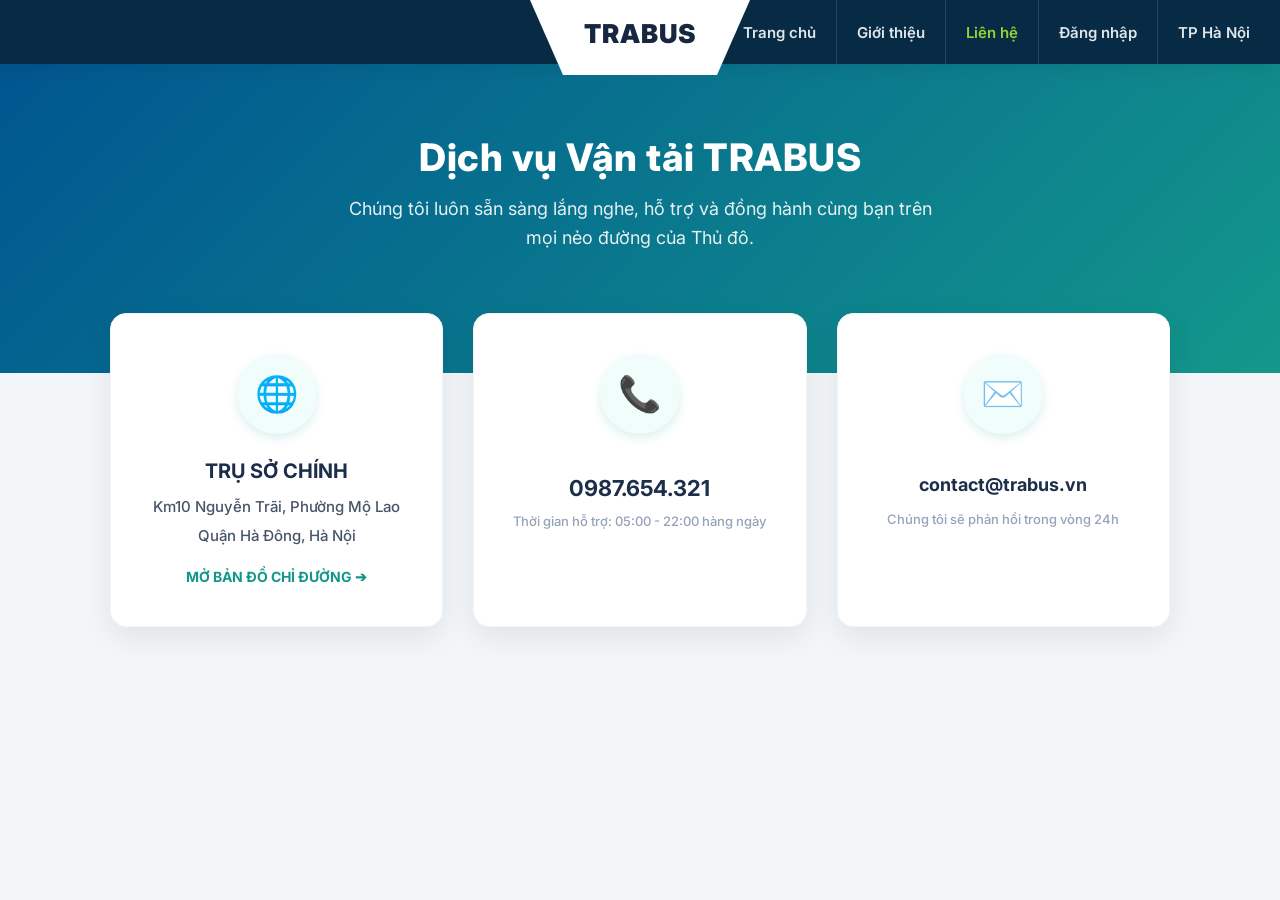
<file: BTL web tra cứu xe bus (1)/contact.html>
<!DOCTYPE html>
<html lang="vi">
<head>
    <meta charset="UTF-8">
    <meta name="viewport" content="width=device-width, initial-scale=1.0">
    <title>Liên hệ - TRABUS</title>
    
    <link rel="stylesheet" href="style.css">
    
    <style>
        /* CSS DÀNH RIÊNG CHO PHẦN NỘI DUNG LIÊN HỆ (BANNER + THẺ) */
        
        /* --- Banner Xanh (Hero Section) --- */
        .contact-banner {
            background: linear-gradient(135deg, #005690, #13978b); 
            color: white;
            padding: 70px 10% 120px 10%; 
            text-align: center;
        }
        .contact-banner h1 {
            font-size: 38px;
            font-weight: 800;
            margin-bottom: 15px;
            letter-spacing: 0.5px;
        }
        .contact-banner p {
            font-size: 18px;
            opacity: 0.9;
            max-width: 600px;
            margin: 0 auto;
            line-height: 1.6;
        }

        /* --- Lưới thẻ Thông tin nổi (Floating Cards) --- */
        .contact-grid {
            display: flex;
            justify-content: center;
            gap: 30px;
            max-width: 1100px;
            margin: -60px auto 50px auto; 
            padding: 0 20px;
            flex-wrap: wrap;
        }

        .info-card {
            background: white;
            flex: 1;
            min-width: 280px;
            padding: 40px 30px;
            border-radius: 16px;
            box-shadow: 0 10px 30px rgba(0,0,0,0.08);
            text-align: center;
            transition: transform 0.3s ease, box-shadow 0.3s ease;
            border: 1px solid #f1f5f9;
        }
        .info-card:hover {
            transform: translateY(-8px);
            box-shadow: 0 15px 35px rgba(0,0,0,0.12);
            border-color: #e2e8f0;
        }

        /* Vòng tròn chứa Icon */
        .icon-wrapper {
            font-size: 35px;
            display: inline-flex;
            justify-content: center;
            align-items: center;
            width: 80px;
            height: 80px;
            background: #f0fdfa; 
            border-radius: 50%;
            margin-bottom: 25px;
            box-shadow: 0 4px 10px rgba(19, 151, 139, 0.15);
        }

        .info-card h3 {
            color: #1c2e4a;
            font-size: 20px;
            margin-bottom: 12px;
            font-weight: 700;
            text-transform: uppercase;
        }
        .info-card p {
            color: #475569;
            font-size: 15px;
            line-height: 1.6;
            margin-bottom: 5px;
            font-weight: 500;
        }
        .sub-text {
            font-size: 13px !important;
            color: #94a3b8 !important;
        }

        /* Link chỉ đường */
        .dir-link {
            display: inline-block;
            margin-top: 15px;
            color: #13978b;
            text-decoration: none;
            font-weight: bold;
            font-size: 14px;
            transition: 0.2s;
        }
        .dir-link:hover { color: #0d7b70; text-decoration: underline; }
    </style>
</head>
<body>

    <div class="top-nav">
        <h2 onclick="window.location.href='index.html'">TRABUS</h2>
        
        <div class="nav-actions">
            <a href="index.html" class="nav-link">Trang chủ</a>
            <a href="about.html" class="nav-link">Giới thiệu</a>
            <a href="contact.html" class="nav-link" style="color: #a3e635;">Liên hệ</a>
            <a href="login.html" id="authBtn" class="nav-link">Đăng nhập</a>
            
            <div id="userInfo" style="display: none; color: white; margin-right: 15px; font-size: 15px;"></div>
            <span class="nav-link no-hover">TP Hà Nội</span>
        </div>
    </div>

    <div class="contact-banner">
        <h1>Dịch vụ Vận tải TRABUS</h1>
        <p>Chúng tôi luôn sẵn sàng lắng nghe, hỗ trợ và đồng hành cùng bạn trên mọi nẻo đường của Thủ đô.</p>
    </div>

    <div class="contact-grid">
        <div class="info-card">
            <div class="icon-wrapper">🌐</div>
            <h3>Trụ sở chính</h3>
            <p>Km10 Nguyễn Trãi, Phường Mộ Lao</p>
            <p>Quận Hà Đông, Hà Nội</p>
            <a href="https://maps.google.com" target="_blank" class="dir-link">MỞ BẢN ĐỒ CHỈ ĐƯỜNG ➔</a>
        </div>

        <div class="info-card">
            <div class="icon-wrapper">📞</div>
            <h3></h3>
            <p style="font-size: 22px; font-weight: bold; color: #1c2e4a; margin: 5px 0;">0987.654.321</p>
            <p class="sub-text">Thời gian hỗ trợ: 05:00 - 22:00 hàng ngày</p>
        </div>

        <div class="info-card">
            <div class="icon-wrapper">✉️</div>
            <h3></h3>
            <p style="font-size: 18px; font-weight: bold; color: #1c2e4a; margin: 10px 0;">contact@trabus.vn</p>
            <p class="sub-text">Chúng tôi sẽ phản hồi trong vòng 24h </p>
        </div>
    </div>

    <script>
        window.onload = function() {
            const activeSession = localStorage.getItem('busmap_current_session');
            const activeRole = localStorage.getItem('busmap_current_role');
            
            if (activeSession) {
                document.getElementById('authBtn').style.display = 'none'; 
                const userInfo = document.getElementById('userInfo');
                let roleBadge = activeRole === 'admin' ? '[Quản Trị Viên]' : '';
                userInfo.style.display = 'inline-block';
                userInfo.innerHTML = `Xin chào, <b>${activeSession}</b> <span style="color:#ffd700">${roleBadge}</span> | <a href="#" id="btnLogout" style="color:#a3e635; text-decoration:none; margin-left:5px;">Đăng xuất</a>`;
                
                document.getElementById('btnLogout').addEventListener('click', function(e) {
                    e.preventDefault(); 
                    if (confirm("Bạn có chắc chắn muốn đăng xuất?")) {
                        localStorage.removeItem('busmap_current_session');
                        localStorage.removeItem('busmap_current_role');
                        window.location.reload(); 
                    }
                });
            }
        };
    </script>
</body>
</html>
</file>
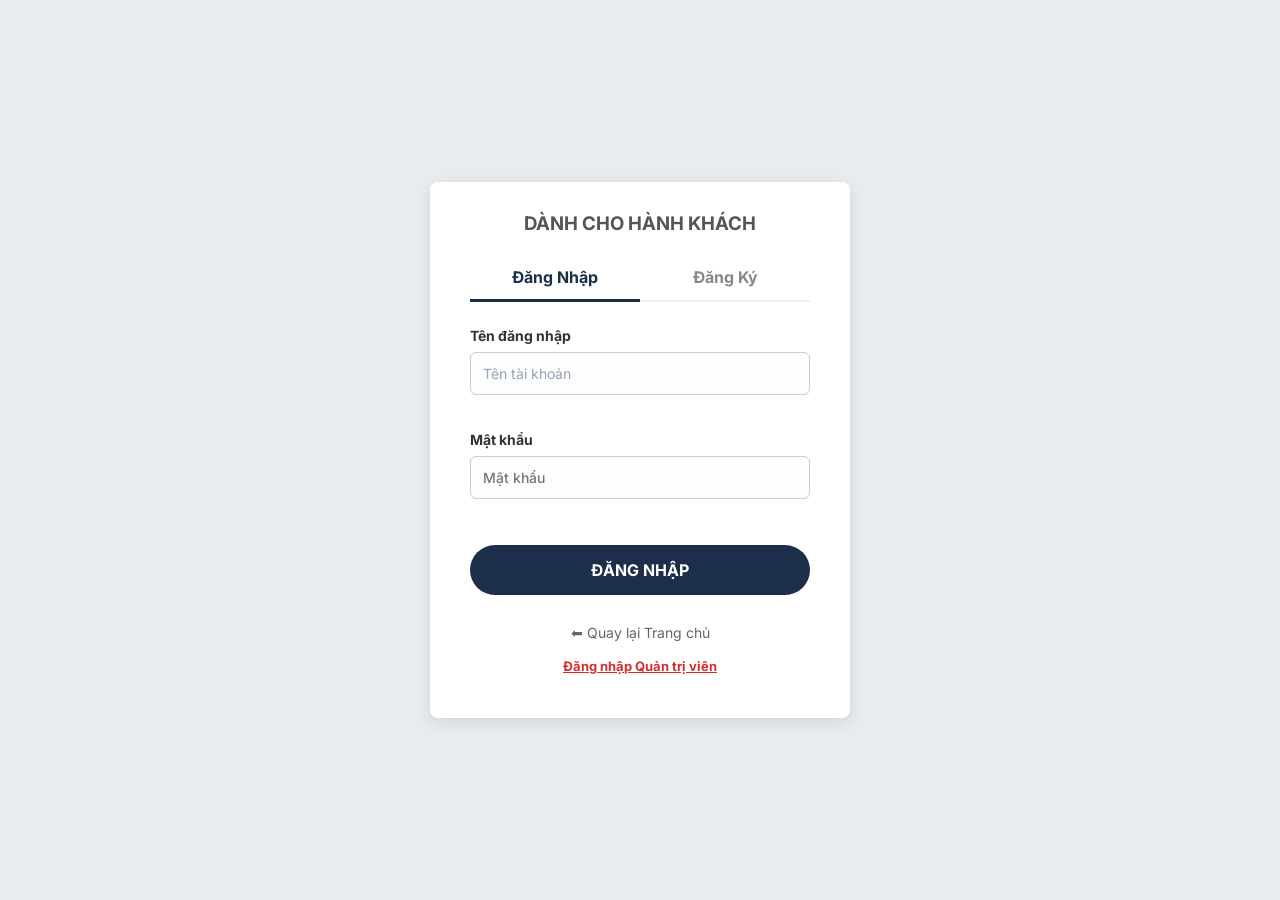
<file: BTL web tra cứu xe bus (1)/login.html>
<!DOCTYPE html>
<html lang="vi">
<head>
    <meta charset="UTF-8">
    <meta name="viewport" content="width=device-width, initial-scale=1.0">
    <title>Đăng nhập - TRABUS</title>
    <link rel="stylesheet" href="style.css">
    <style>
        /* ============================== */
        /* CSS CHO FORM ĐĂNG NHẬP CƠ BẢN  */
        /* ============================== */
        body { display: flex; justify-content: center; align-items: center; background-color: #e9ecef; height: 100vh; margin: 0; }
        .auth-container { background: white; padding: 40px; width: 420px; border-radius: 8px; box-shadow: 0 4px 15px rgba(0,0,0,0.1); }
        .auth-tabs { display: flex; margin-bottom: 25px; border-bottom: 2px solid #eee; }
        .auth-tab { flex: 1; text-align: center; padding: 12px; cursor: pointer; font-weight: bold; color: #888; transition: 0.3s; font-size: 16px; }
        .auth-tab.active { color: #1c2e4a; border-bottom: 3px solid #1c2e4a; margin-bottom: -2px; }
        .form-group { margin-bottom: 20px; }
        .form-group label { display: block; margin-bottom: 8px; color: #333; font-size: 14px; font-weight: bold; }
        /* Đã gộp thêm thẻ select vào đây để đồng bộ style */
        .form-group input, .form-group select { width: 100%; padding: 12px; border: 1px solid #ccc; border-radius: 6px; outline: none; background: #fdfdfd; font-size: 14px; box-sizing: border-box; cursor: pointer; }
        .form-group input:focus, .form-group select:focus { border-color: #1c2e4a; }
        .btn-submit { background: #1c2e4a; color: white; border: none; padding: 15px; cursor: pointer; width: 100%; font-weight: bold; border-radius: 30px; transition: 0.3s; font-size: 16px; margin-top: 10px; }
        .btn-submit:hover { background: #0d1726; }

        /* ============================== */
        /* CSS CHO MODAL POPUP ADMIN      */
        /* ============================== */
        .modal-overlay {
            display: none; 
            position: fixed; top: 0; left: 0; width: 100%; height: 100%;
            background-color: rgba(0, 0, 0, 0.6); z-index: 1000;
            justify-content: center; align-items: center;
        }
        .modal-box { background: white; width: 480px; border-radius: 16px; padding: 30px; box-shadow: 0 10px 30px rgba(0,0,0,0.3); position: relative; }
        .close-btn { position: absolute; top: 20px; right: 25px; font-size: 20px; color: #888; cursor: pointer; font-weight: bold; transition: 0.2s; }
        .close-btn:hover { color: #333; }
        .modal-header { display: flex; align-items: center; margin-bottom: 25px; }
        .header-icon { background-color: #ffebee; color: #d32f2f; width: 50px; height: 50px; border-radius: 50%; display: flex; justify-content: center; align-items: center; font-size: 24px; margin-right: 15px; }
        .header-text h2 { font-size: 18px; color: #333; margin: 0 0 5px 0; }
        .header-text p { font-size: 13px; color: #666; margin: 0; }
        
        .input-wrapper { position: relative; }
        .input-wrapper span { position: absolute; top: 50%; left: 15px; transform: translateY(-50%); color: #888; font-size: 16px; }
        .input-wrapper input { width: 100%; padding: 14px 15px 14px 45px !important; border: 2px solid transparent !important; border-radius: 8px !important; outline: none; background: #f0f4f8 !important; font-size: 14px; color: #333; transition: 0.2s; box-sizing: border-box;}
        .input-wrapper input:focus { border-color: #333 !important; background: white !important; }
        
        .action-buttons { display: flex; gap: 15px; margin-top: 30px; }
        .btn-modal { flex: 1; padding: 12px; border-radius: 8px; font-size: 15px; font-weight: bold; cursor: pointer; transition: 0.2s; border: none; }
        .btn-cancel { background: white; color: #333; border: 1px solid #ccc; }
        .btn-cancel:hover { background: #f9f9f9; border-color: #888; }
        .btn-admin-submit { background: #d32f2f; color: white; }
        .btn-admin-submit:hover { background: #b71c1c; }
    </style>
</head>
<body>

    <div class="auth-container">
        <h3 style="text-align: center; margin-top: -10px; margin-bottom: 20px; color: #555;">DÀNH CHO HÀNH KHÁCH</h3>

        <div class="auth-tabs">
            <div class="auth-tab active" id="tabLogin">Đăng Nhập</div>
            <div class="auth-tab" id="tabRegister">Đăng Ký</div>
        </div>
        
        <div class="form-group">
            <label>Tên đăng nhập</label>
            <input type="text" id="username" placeholder="Tên tài khoản">
        </div>

        <div class="form-group" id="emailGroup" style="display: none;">
            <label>Email</label>
            <input type="email" id="email" placeholder="Nhập địa chỉ email của bạn">
        </div>

        <div class="form-group">
            <label>Mật khẩu</label>
            <input type="password" id="password" placeholder="Mật khẩu">
        </div>

        <div class="form-group" id="confirmPasswordGroup" style="display: none;">
            <label>Xác nhận mật khẩu</label>
            <input type="password" id="confirmPassword" placeholder="Nhập lại mật khẩu">
        </div>

        <div class="form-group" id="roleGroup" style="display: none;">
            <label>Vai trò truy cập</label>
            <select id="roleSelect">
                <option value="user">Hành khách (Chỉ tra cứu)</option>
                <option value="admin">Quản trị viên (Cập nhật dữ liệu)</option>
            </select>
        </div>
        
        <button id="submitAuthBtn" class="btn-submit">ĐĂNG NHẬP</button>
        
        <div style="text-align: center; margin-top: 25px; line-height: 1.8;">
            <a href="index.html" style="color: #666; text-decoration: none; font-size: 14px; display: block;">⬅ Quay lại Trang chủ</a>
            <a href="#" id="openAdminModal" style="color: #d32f2f; text-decoration: underline; font-weight: bold; font-size: 13px; display: block; margin-top: 10px;"> Đăng nhập Quản trị viên </a>
        </div>
    </div>

    <div class="modal-overlay" id="adminModal">
        <div class="modal-box">
            <span class="close-btn" id="closeAdminModal">✕</span>

            <div class="modal-header">
                <div class="header-icon"></div>
                <div class="header-text">
                    <h2>Đăng nhập admin TRABUS</h2>
                    <p>Sử dụng tài khoản Quản trị viên của bạn</p>
                </div>
            </div>

            <div class="form-group">
                <label>Tên đăng nhập</label>
                <div class="input-wrapper">
                    <span>👤</span>
                    <input type="text" id="adminUsername" placeholder="Tên tài khoản quản trị">
                </div>
            </div>

            <div class="form-group">
                <label>Mật khẩu</label>
                <div class="input-wrapper">
                    <span>🔒</span>
                    <input type="password" id="adminPassword" placeholder="Mật khẩu">
                </div>
            </div>

            <div class="action-buttons">
                <button class="btn-modal btn-cancel" id="cancelAdminModal">Hủy</button>
                <button class="btn-modal btn-admin-submit" id="submitAdminAuthBtn"> Đăng nhập</button>
            </div>
        </div>
    </div>

    <script src="log.js"></script>
</body>
</html>
</file>
<file: BTL web tra cứu xe bus (1)/style.css>
/* ==================================== */
/* 1. RESET & GIAO DIỆN CHUNG (PREMIUM) */
/* ==================================== */
@import url('https://fonts.googleapis.com/css2?family=Inter:wght@400;500;600;700;800&display=swap');

* { margin: 0; padding: 0; box-sizing: border-box; font-family: 'Inter', 'Segoe UI', sans-serif; }
body { background-color: #f3f6f9; color: #334155; overflow: hidden; } 

/* Thanh cuộn tàng hình thanh lịch */
::-webkit-scrollbar { width: 6px; }
::-webkit-scrollbar-track { background: transparent; }
::-webkit-scrollbar-thumb { background: #cbd5e1; border-radius: 10px; }
::-webkit-scrollbar-thumb:hover { background: #94a3b8; }

/* ==================================== */
/* 2. HEADER MENU (CHUẨN VINBUS STYLE)  */
/* ==================================== */
.top-nav { 
    display: flex; 
    justify-content: flex-end; 
    align-items: center; 
    padding: 0 30px; 
    height: 64px; 
    
    /* ĐÃ SỬA MÀU: Thay nửa bên phải thành Xanh biển đậm chuẩn VinBus (#082b45) */
    background: linear-gradient(90deg, #082b45 0%, #082b45 50%, #082b45 50%, #082b45 100%);
    box-shadow: 0 4px 20px rgba(0,0,0,0.08);
    position: relative; 
    z-index: 20;
}

/* Thẻ chứa chữ TRABUS ở giữa */
.top-nav h2 { 
    position: absolute;
    left: 50%;
    top: 0;
    transform: translateX(-50%); /* Canh chính giữa tuyệt đối */
    
    background: #ffffff;
    color: #172740; /* Chữ màu xanh navy đậm */
    height: 75px; /* Kéo dài xuống quá thanh menu */
    width: 220px;
    
    display: flex;
    justify-content: center;
    align-items: center;
    
    /* Lệnh cắt khối vuông thành hình thang (Shield) y hệt Vinbus */
    clip-path: polygon(0 0, 100% 0, 85% 100%, 15% 100%);
    
    margin: 0;
    padding-bottom: 8px; /* Nâng chữ lên một chút cho cân đối với đáy hình thang */
    font-size: 26px;
    font-weight: 900;
    letter-spacing: 1px;
    cursor: pointer;
    z-index: 30;
    transition: 0.2s;
}

/* Hiệu ứng sáng lên khi rê chuột vào Logo */
.top-nav h2:hover {
    color: #3b82f6;
}

.nav-actions { display: flex; align-items: center; height: 100%; }

.nav-link {
    color: #f8fafc; text-decoration: none; font-size: 15px; font-weight: 600;
    cursor: pointer; position: relative; padding: 0 20px; height: 100%; 
    display: flex; align-items: center; opacity: 0.9;
    border-right: 1px solid rgba(255, 255, 255, 0.15); transition: 0.3s;
}
.nav-link:last-child { border-right: none; padding-right: 0; }
.nav-link:hover { opacity: 1; }

.nav-link:hover::after {
    content: ''; position: absolute; bottom: 0; left: 50%;
    transform: translateX(-50%); width: 30px; height: 3px;
    background-color: #a3e635; border-radius: 3px 3px 0 0;
    box-shadow: 0 -2px 10px rgba(163, 230, 53, 0.4);
}
.nav-link.no-hover:hover::after { display: none; }

/* ==================================== */
/* 3. LAYOUT CỘT TRÁI (TÌM KIẾM/TAB)    */
/* ==================================== */
.main-container { display: flex; height: calc(100vh - 64px); }
.left-panel { 
    width: 360px; background: #ffffff; padding: 25px 20px; 
    display: flex; flex-direction: column; z-index: 10; 
    box-shadow: 4px 0 24px rgba(0,0,0,0.04); border-right: none;
}

/* Tabs phong cách Pill tròn */
.tabs { background: #f1f5f9; padding: 5px; border-radius: 12px; display: flex; gap: 4px; margin-bottom: 30px; }
.tab { 
    flex: 1; padding: 12px 0; border: none; cursor: pointer; text-align: center; 
    font-size: 14px; font-weight: 700; color: #64748b; border-radius: 8px; 
    background: transparent; transition: all 0.3s cubic-bezier(0.4, 0, 0.2, 1); 
}
.tab.active { background: #ffffff; color: #0f172a; box-shadow: 0 4px 12px rgba(0,0,0,0.08); }
.tab:hover:not(.active) { color: #334155; }

.form-section { display: none; }
.form-section.active-form { display: block; animation: fadeIn 0.4s ease; }
@keyframes fadeIn { from { opacity: 0; transform: translateY(10px); } to { opacity: 1; transform: translateY(0); } }

/* Ô nhập liệu chuẩn Apple */
.input-group input, input[type="text"], input[type="password"], textarea { 
    width: 100%; padding: 14px 18px; margin-bottom: 16px; 
    border: 1px solid transparent; background-color: #f8fafc; 
    border-radius: 12px; outline: none; transition: all 0.3s ease; 
    font-size: 14.5px; font-weight: 500; color: #1e293b;
}
.input-group input::placeholder, input[type="text"]::placeholder { color: #94a3b8; font-weight: 400; }
input[type="text"]:focus, textarea:focus { 
    background-color: #ffffff; border-color: #3b82f6; 
    box-shadow: 0 0 0 4px rgba(59, 130, 246, 0.15); 
}

/* Nút bấm (Button) bóng bẩy */
.btn-primary { 
    background: linear-gradient(135deg, #1e293b, #0f172a); color: white; 
    border: none; padding: 16px; cursor: pointer; width: 100%; 
    font-weight: 700; border-radius: 12px; margin-top: 10px; 
    transition: all 0.3s ease; font-size: 15px; letter-spacing: 0.5px;
    box-shadow: 0 6px 16px rgba(15, 23, 42, 0.2);
}
.btn-primary:hover { transform: translateY(-2px); box-shadow: 0 8px 20px rgba(15, 23, 42, 0.3); }

/* ==================================== */
/* 4. CỘT PHẢI & THẺ XE BUÝT (FLOATING) */
/* ==================================== */
.right-panel { 
    flex: 1; 
    padding: 35px 50px; 
    overflow-y: auto; 
    
    /* 👇 THÊM ẢNH NỀN VÀ LỚP PHỦ MỜ VÀO ĐÂY 👇 */
    background-image: 
        linear-gradient(rgba(243, 246, 249, 0.75), rgba(243, 246, 249, 0.95)), 
        url('https://images.unsplash.com/photo-1570125909232-eb263c188f7e?q=80&w=1920&auto=format&fit=crop');
    background-size: cover;
    background-position: center;
    background-attachment: fixed; /* Lệnh này giúp bức ảnh đứng im cực xịn khi bạn cuộn danh sách */
}

.section-title { color: #0f172a; font-size: 24px; margin-bottom: 25px; font-weight: 800; letter-spacing: -0.5px; }

/* Thẻ (Card) bo góc mượt, viền sáng */
.bus-card { 
    /* Đảm bảo thẻ xe buýt có màu trắng đặc để không bị lẫn vào ảnh nền */
    background: rgba(255, 255, 255, 0.95); 
    padding: 24px 28px; margin-bottom: 20px; cursor: pointer; 
    border-radius: 16px; box-shadow: 0 4px 15px rgba(0,0,0,0.03); border: 1px solid rgba(226, 232, 240, 0.8);
    border-left: 5px solid transparent; transition: all 0.3s cubic-bezier(0.4, 0, 0.2, 1); 
    position: relative; overflow: hidden;
    backdrop-filter: blur(5px); /* Hiệu ứng kính mờ cho thẻ */
}
.bus-card:hover { 
    transform: translateY(-5px); box-shadow: 0 15px 35px rgba(0,0,0,0.08); 
    border-left: 5px solid #3b82f6; border-color: #ffffff;
    background: #ffffff;
}
.bus-title { color: #0f172a; margin-bottom: 16px; font-size: 18px; font-weight: 700; }

.card-info { display: flex; align-items: center; gap: 12px; }
.info-badge { 
    display: inline-flex; align-items: center; gap: 8px; 
    background: #f1f5f9; color: #475569; 
    padding: 8px 16px; border-radius: 30px; font-size: 13px; font-weight: 600; 
    border: 1px solid #e2e8f0;
}
/* Làm nổi bật giá vé */
.info-badge:nth-child(2) { background: #f0fdf4; color: #166534; border-color: #dcfce7; }

.btn-delete { float: right; background: #fee2e2; color: #ef4444; border: none; padding: 8px 14px; cursor: pointer; border-radius: 8px; font-weight: bold; font-size: 12px; transition: 0.2s; }
.btn-delete:hover { background: #ef4444; color: white; }

/* ==================================== */
/* 5. CHI TIẾT TUYẾN DẠNG TIMELINE      */
/* ==================================== */
.detail-header-new { display: flex; align-items: center; margin-bottom: 30px; }
.btn-back-icon { 
    font-size: 20px; cursor: pointer; margin-right: 20px; color: #64748b; 
    border: none; background: #f8fafc; width: 40px; height: 40px; 
    border-radius: 50%; display: flex; align-items: center; justify-content: center;
    transition: all 0.3s; box-shadow: 0 2px 8px rgba(0,0,0,0.05);
}
.btn-back-icon:hover { background: #1e293b; color: white; transform: scale(1.05); }

.route-tabs-container { display: flex; background-color: #ffffff; border-radius: 12px; margin-bottom: 30px; padding: 6px; box-shadow: 0 2px 12px rgba(0,0,0,0.04); }
.route-tab-new { flex: 1; padding: 14px; border: none; background: transparent; cursor: pointer; font-size: 14.5px; font-weight: 700; color: #94a3b8; border-radius: 8px; transition: 0.3s; }
.route-tab-new.active { background-color: #f1f5f9; color: #0f172a; }

/* Dòng thời gian (Timeline) tinh tế */
.stop-list-new { list-style: none; margin-left: 15px; padding-left: 30px; position: relative; }
.stop-list-new::before { content: ''; position: absolute; top: 15px; bottom: 25px; left: 4px; width: 2px; background-color: #e2e8f0; }
.stop-list-new li { position: relative; padding: 18px 0; font-size: 15.5px; color: #334155; font-weight: 500; }
.stop-list-new li::before { 
    content: ''; position: absolute; left: -31px; top: 50%; transform: translateY(-50%); 
    width: 14px; height: 14px; background-color: #ffffff; border-radius: 50%; 
    z-index: 1; border: 3px solid #cbd5e1; box-shadow: 0 0 0 3px #f8fafc;
}
/* Điểm đầu / Điểm cuối */
.stop-list-new li:first-child::before, .stop-list-new li:last-child::before { border-color: #3b82f6; background: #3b82f6; }

/* ==================================== */
/* 6. AUTOCOMPLETE (GỢI Ý TỪ KHÓA)      */
/* ==================================== */
.autocomplete-wrapper { position: relative; margin-bottom: 20px; }
.autocomplete-wrapper input { margin-bottom: 0 !important; }
.suggestions-list { 
    position: absolute; top: calc(100% + 8px); left: 0; width: 100%; 
    background: white; border: 1px solid #e2e8f0; border-radius: 12px; 
    max-height: 250px; overflow-y: auto; z-index: 1000; list-style: none; display: none; 
    box-shadow: 0 15px 35px rgba(0,0,0,0.1); padding: 8px 0;
}
.suggestions-list li { padding: 12px 20px; cursor: pointer; color: #475569; font-size: 14.5px; transition: 0.2s; font-weight: 500; }
.suggestions-list li:hover { background-color: #f1f5f9; color: #0f172a; font-weight: 700; padding-left: 24px; } 

/* ==================================== */
/* 7. TRẠNG THÁI TRỐNG (EMPTY STATE)    */
/* ==================================== */
.empty-state { display: flex; flex-direction: column; align-items: center; justify-content: center; height: 80%; text-align: center; color: #64748b; }
.empty-state img { width: 220px; margin-bottom: 30px; opacity: 0.9; animation: float 3s ease-in-out infinite; filter: drop-shadow(0 10px 15px rgba(0,0,0,0.1)); }
.empty-state h2 { color: #0f172a; font-size: 24px; font-weight: 800; margin-bottom: 12px; }
.empty-state p { font-size: 16px; max-width: 450px; line-height: 1.6; color: #64748b; }
@keyframes float { 0% { transform: translateY(0px); } 50% { transform: translateY(-15px); } 100% { transform: translateY(0px); } }

/* ==================================== */
/* 8. SUB-TABS (TRẠM DỪNG / BIỂU ĐỒ)    */
/* ==================================== */
.view-tabs-container { display: flex; border-bottom: 2px solid #e2e8f0; margin-bottom: 25px; }
.view-tab { 
    flex: 1; padding: 14px; background: none; border: none; font-size: 15.5px; 
    font-weight: 700; color: #94a3b8; cursor: pointer; border-bottom: 3px solid transparent; 
    margin-bottom: -2px; transition: 0.3s; 
}
.view-tab.active { color: #3b82f6; border-bottom-color: #3b82f6; }
.view-tab:hover:not(.active) { color: #334155; }

/* ==================================== */
/* 9. BIỂU ĐỒ GIỜ (TIMETABLE GRID)      */
/* ==================================== */
.time-header { display: flex; justify-content: center; align-items: center; gap: 20px; margin-bottom: 25px; }
.time-header .th-title { font-size: 18px; color: #0f172a; font-weight: 800; text-transform: uppercase; letter-spacing: 1px; }
.time-header .th-btn { 
    background: #f1f5f9; color: #0f172a; width: 36px; height: 36px; 
    display: flex; justify-content: center; align-items: center; border-radius: 50%; 
    cursor: pointer; font-size: 16px; font-weight: bold; transition: 0.3s;
}
.time-header .th-btn:hover { background: #e2e8f0; }

.time-grid { display: grid; grid-template-columns: repeat(auto-fill, minmax(80px, 1fr)); gap: 14px; padding-bottom: 40px; }
.time-cell { 
    background: #ffffff; padding: 12px 5px; text-align: center; border-radius: 8px; 
    color: #475569; font-size: 15px; font-weight: 600; border: 1px solid #e2e8f0; 
    cursor: default; transition: 0.3s; box-shadow: 0 2px 4px rgba(0,0,0,0.02);
}
.time-cell:hover { border-color: #cbd5e1; transform: translateY(-2px); box-shadow: 0 4px 8px rgba(0,0,0,0.05); }
.time-cell.past { opacity: 0.4; background: #f8fafc; text-decoration: line-through; }
.time-cell.active { background: #3b82f6; color: white; border-color: #3b82f6; transform: scale(1.05); box-shadow: 0 6px 15px rgba(59, 130, 246, 0.3); }

/* ==================================== */
/* 10. LỊCH SỬ TÌM KIẾM ĐƯỜNG ĐI        */
/* ==================================== */
.history-list { list-style: none; padding: 0; margin: 0; }
.history-list li {
    background: #ffffff; padding: 14px 16px; margin-bottom: 10px;
    border-radius: 12px; font-size: 14px; color: #334155;
    border: 1px solid #e2e8f0; transition: all 0.3s ease;
    display: flex; align-items: center; justify-content: space-between; gap: 8px;
    box-shadow: 0 2px 6px rgba(0,0,0,0.02);
}
.history-list li:hover { border-color: #cbd5e1; box-shadow: 0 4px 12px rgba(0,0,0,0.05); transform: translateX(2px); }
.history-list li:last-child { margin-bottom: 0; }

.delete-history-item { font-size: 24px; color: #94a3b8; transition: 0.2s; padding: 0 5px; cursor: pointer; font-weight: 400; line-height: 1; }
.delete-history-item:hover { transform: scale(1.2); color: #ef4444; }

/* ==================================== */
/* 11. ĐỊA ĐIỂM YÊU THÍCH (FAVORITES)   */
/* ==================================== */
.btn-icon-fav {
    background: #fffbeb; border: 1px solid #fde68a; border-radius: 12px;
    padding: 0 16px; font-size: 18px; cursor: pointer; transition: 0.3s;
}
.btn-icon-fav:hover { background: #fef3c7; transform: translateY(-2px); box-shadow: 0 4px 10px rgba(253, 230, 138, 0.4); }

.fav-chips-container { display: flex; flex-wrap: wrap; gap: 10px; margin-bottom: 12px; }
.fav-chip {
    background: #ffffff; color: #d97706; padding: 8px 14px; border-radius: 30px;
    font-size: 13.5px; font-weight: 700; cursor: pointer; border: 1px solid #fde68a;
    transition: all 0.3s; display: flex; align-items: center; gap: 8px;
    box-shadow: 0 2px 6px rgba(0,0,0,0.02);
}
.fav-chip:hover { background: #fffbeb; transform: translateY(-2px); box-shadow: 0 6px 12px rgba(217, 119, 6, 0.1); border-color: #f59e0b; }
.fav-chip .remove-fav { color: #ef4444; font-weight: bold; font-size: 18px; line-height: 1; margin-left: 2px; }
.fav-chip .remove-fav:hover { color: #b91c1c; transform: scale(1.2); }
</file>
